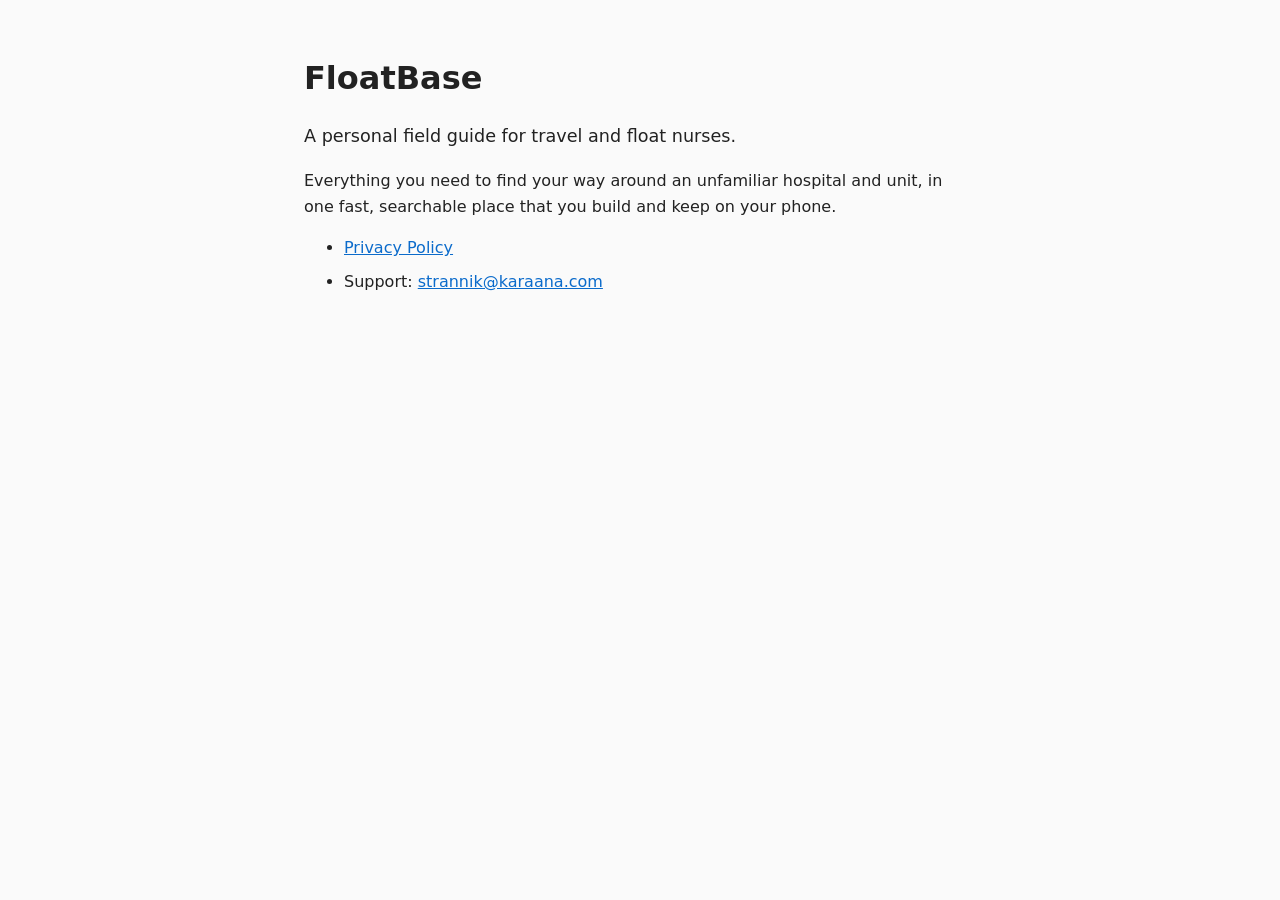
<file: index.html>
<!doctype html>
<html lang="en">
<head>
<meta charset="utf-8" />
<meta name="viewport" content="width=device-width, initial-scale=1" />
<title>FloatBase</title>
<meta name="description" content="A personal field guide for travel and float nurses." />
<link rel="stylesheet" href="style.css" />
</head>
<body>
<main>
  <h1>FloatBase</h1>
  <p class="lead">A personal field guide for travel and float nurses.</p>
  <p>Everything you need to find your way around an unfamiliar hospital and unit, in one fast, searchable place
    that you build and keep on your phone.</p>
  <ul>
    <li><a href="privacy.html">Privacy Policy</a></li>
    <li>Support: <a href="mailto:strannik@karaana.com">strannik@karaana.com</a></li>
  </ul>
</main>
</body>
</html>
</file>
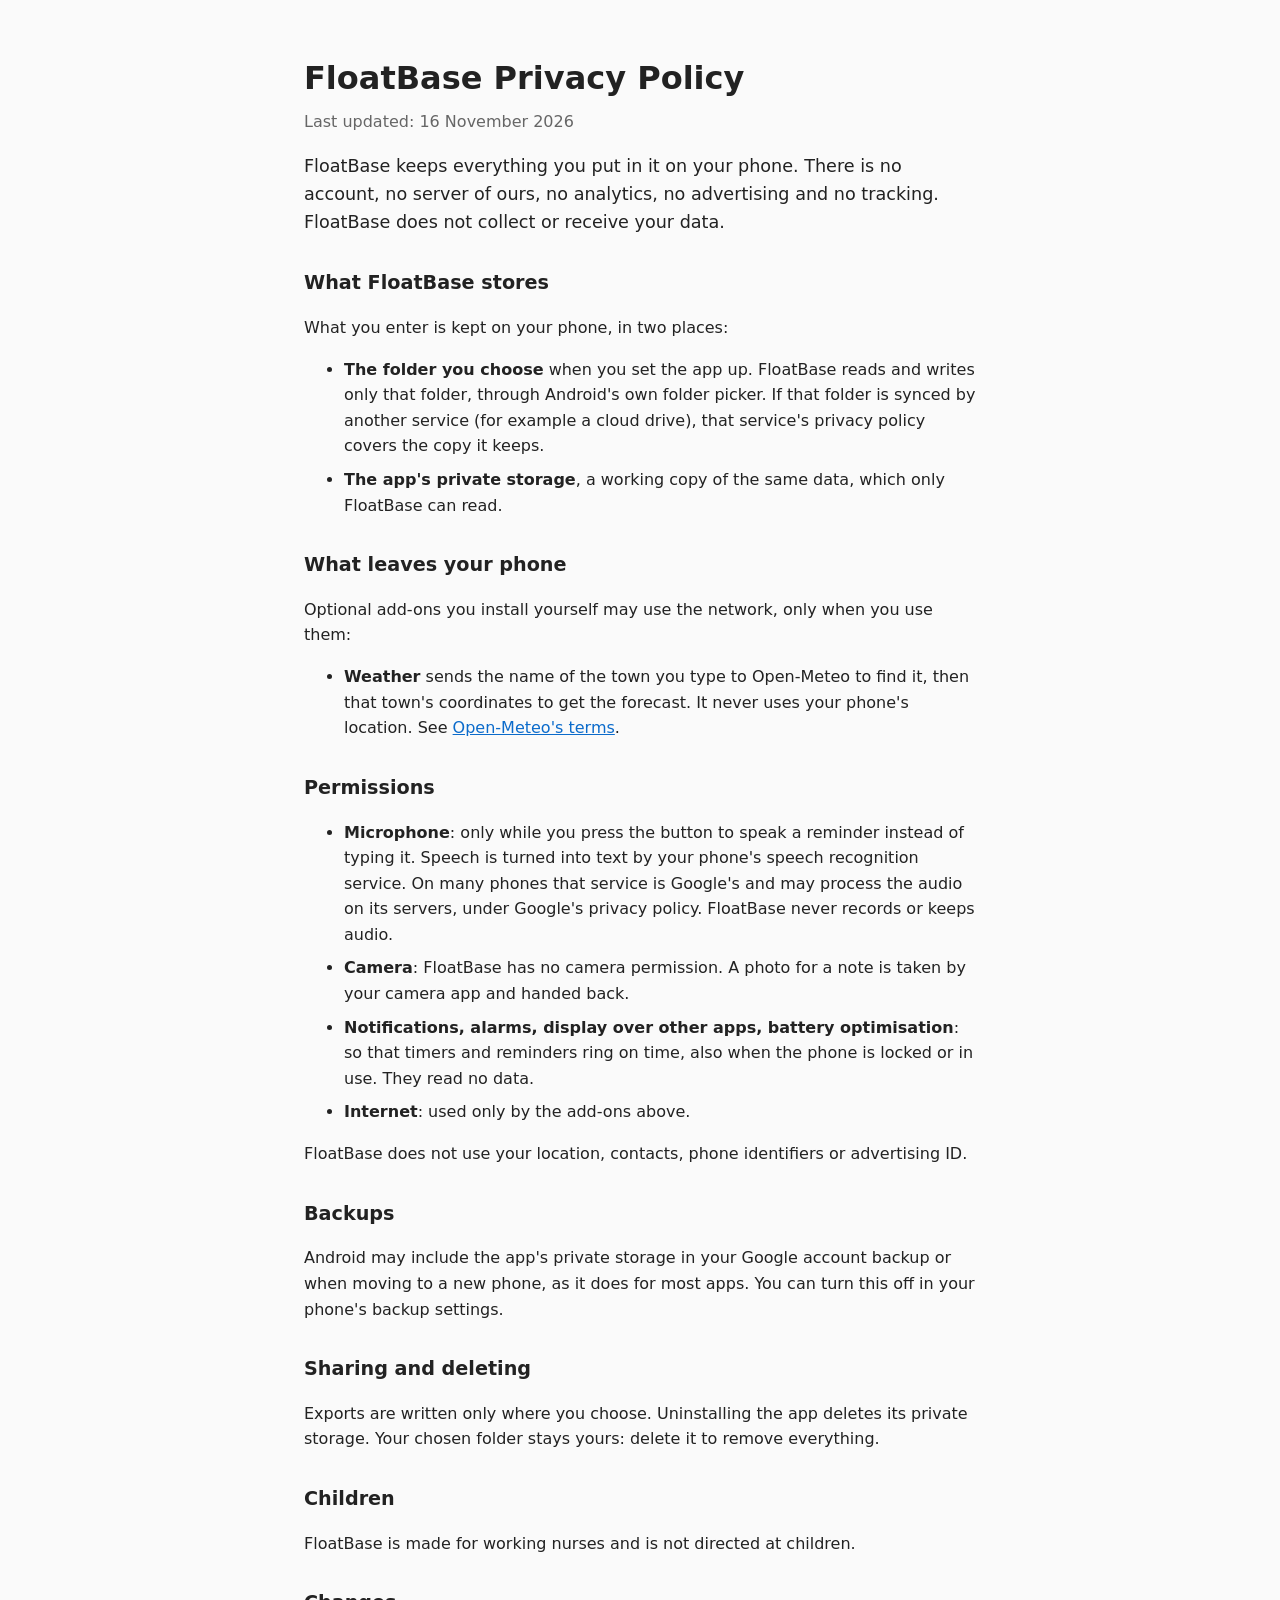
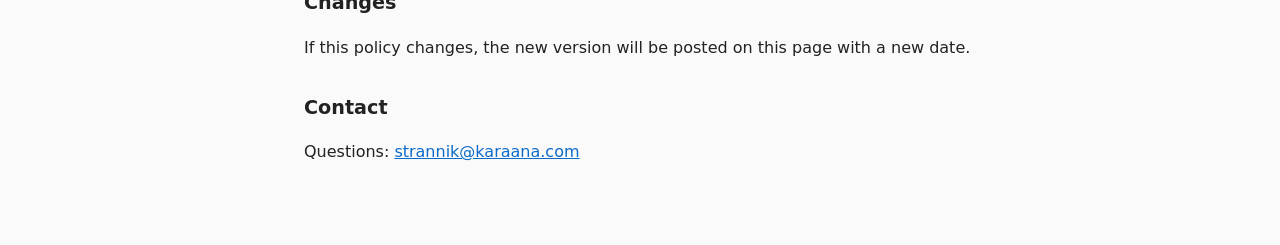
<file: privacy.html>
<!doctype html>
<html lang="en">
<head>
<meta charset="utf-8" />
<meta name="viewport" content="width=device-width, initial-scale=1" />
<title>FloatBase Privacy Policy</title>
<meta name="description" content="How FloatBase handles your data: it stays on your phone." />
<link rel="stylesheet" href="style.css" />
</head>
<body>

<main>
  <h1>FloatBase Privacy Policy</h1>
  <p class="date">Last updated: 16 November 2026</p>

  <p class="lead">
    FloatBase keeps everything you put in it on your phone. There is no account, no server of ours, no
    analytics, no advertising and no tracking. FloatBase does not collect or receive your data.
  </p>

  <h2>What FloatBase stores</h2>
  <p>What you enter is kept on your phone, in two places:</p>
  <ul>
    <li><strong>The folder you choose</strong> when you set the app up. FloatBase reads and writes only that
      folder, through Android's own folder picker. If that folder is synced by another service (for example a
      cloud drive), that service's privacy policy covers the copy it keeps.</li>
    <li><strong>The app's private storage</strong>, a working copy of the same data, which only FloatBase can
      read.</li>
  </ul>

  <h2>What leaves your phone</h2>
  <p>Optional add-ons you install yourself may use the network, only when you use them:</p>
  <ul>
    <li><strong>Weather</strong> sends the name of the town you type to Open-Meteo to find it, then that town's
      coordinates to get the forecast. It never uses your phone's location. See
      <a href="https://open-meteo.com/en/terms">Open-Meteo's terms</a>.</li>
  </ul>

  <h2>Permissions</h2>
  <ul>
    <li><strong>Microphone</strong>: only while you press the button to speak a reminder instead of typing it.
      Speech is turned into text by your phone's speech recognition service. On many phones that service is
      Google's and may process the audio on its servers, under Google's privacy policy. FloatBase never records
      or keeps audio.</li>
    <li><strong>Camera</strong>: FloatBase has no camera permission. A photo for a note is taken by your camera
      app and handed back.</li>
    <li><strong>Notifications, alarms, display over other apps, battery optimisation</strong>: so that timers and
      reminders ring on time, also when the phone is locked or in use. They read no data.</li>
    <li><strong>Internet</strong>: used only by the add-ons above.</li>
  </ul>
  <p>FloatBase does not use your location, contacts, phone identifiers or advertising ID.</p>

  <h2>Backups</h2>
  <p>Android may include the app's private storage in your Google account backup or when moving to a new phone,
    as it does for most apps. You can turn this off in your phone's backup settings.</p>

  <h2>Sharing and deleting</h2>
  <p>Exports are written only where you choose. Uninstalling
    the app deletes its private storage. Your chosen folder stays yours: delete it to remove everything.</p>

  <h2>Children</h2>
  <p>FloatBase is made for working nurses and is not directed at children.</p>

  <h2>Changes</h2>
  <p>If this policy changes, the new version will be posted on this page with a new date.</p>

  <h2>Contact</h2>
  <p>Questions: <a href="mailto:strannik@karaana.com">strannik@karaana.com</a></p>
</main>
</body>
</html>
</file>
<file: style.css>
:root {
  color-scheme: light dark;
  --bg: #fafafa;
  --fg: #222;
  --muted: #666;
  --link: #0b6bcb;
}

@media (prefers-color-scheme: dark) {
  :root {
    --bg: #121212;
    --fg: #e6e6e6;
    --muted: #9a9a9a;
    --link: #6cb4ff;
  }
}

body {
  margin: 0;
  background: var(--bg);
  color: var(--fg);
  font: 16px/1.6 system-ui, -apple-system, 'Segoe UI', Roboto, sans-serif;
}

main {
  max-width: 42rem;
  margin: 0 auto;
  padding: 2rem 1rem 4rem;
}

h1 {
  margin-bottom: 0.25rem;
}

h2 {
  margin-top: 2rem;
  font-size: 1.2rem;
}

.date {
  color: var(--muted);
  margin-top: 0;
}

.lead {
  font-size: 1.1rem;
}

a {
  color: var(--link);
}

li {
  margin-bottom: 0.5rem;
}
</file>
